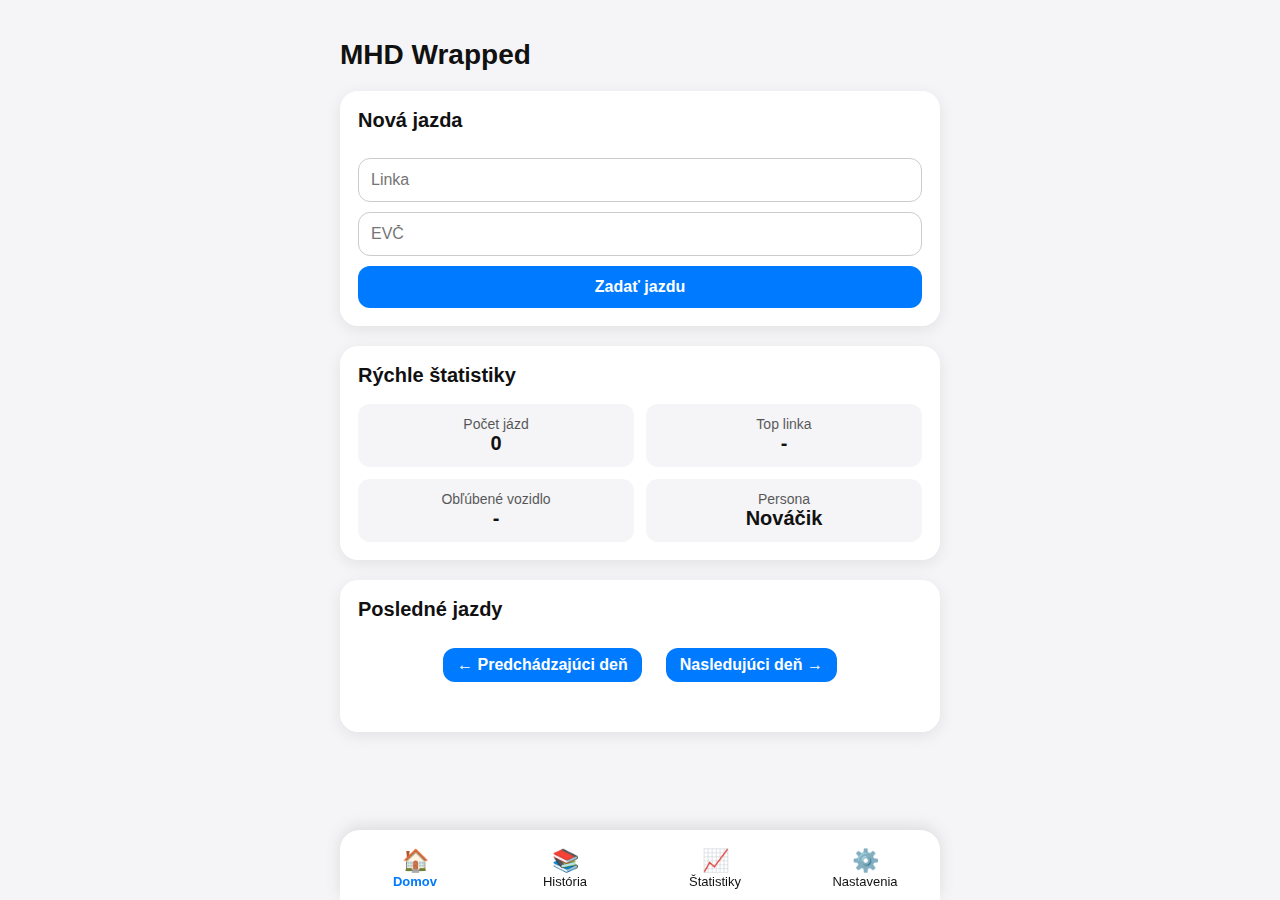
<file: index.html>
<!DOCTYPE html>
<html lang="sk">
<head>
  <meta charset="UTF-8">
  <meta name="viewport" content="width=device-width, initial-scale=1.0">
  <title>MHD Wrapped - Domov</title>
  <link rel="stylesheet" href="style.css">
</head>

<body>
  <main class="page">

    <h1 class="page-title">MHD Wrapped</h1>

    <!-- FORMULÁR NA PRIDANIE JAZDY -->
    <section class="card fade-in">
      <h2>Nová jazda</h2>

      <input id="line" placeholder="Linka" list="lines">
      <datalist id="lines"></datalist>

      <input id="number" placeholder="EVČ" list="numbers">
      <datalist id="numbers"></datalist>

      <button id="add">Zadať jazdu</button>
    </section>

    <!-- RÝCHLE ŠTATISTIKY -->
    <section class="card fade-in">
      <h2>Rýchle štatistiky</h2>

      <div class="quick-stats">
        <div class="stat-box">
          <div class="stat-label">Počet jázd</div>
          <div class="stat-value" id="total">0</div>
        </div>
        <div class="stat-box">
          <div class="stat-label">Top linka</div>
          <div class="stat-value" id="topLine">-</div>
        </div>
        <div class="stat-box">
          <div class="stat-label">Obľúbené vozidlo</div>
          <div class="stat-value" id="favBus">-</div>
        </div>
        <div class="stat-box">
          <div class="stat-label">Persona</div>
          <div class="stat-value" id="persona">Nováčik</div>
        </div>
      </div>
    </section>

    <!-- POSLEDNÉ JAZDY + DENNÝ PREPÍNAČ -->
    <section class="card fade-in">
      <h2>Posledné jazdy</h2>

      <div class="day-switch">
        <button id="prevDay">← Predchádzajúci deň</button>
        <span id="dayLabel"></span>
        <button id="nextDay">Nasledujúci deň →</button>
      </div>

      <ul id="lastRides"></ul>
    </section>

  </main>

  <!-- SPODNÁ NAVIGÁCIA -->
  <nav class="bottom-nav">
    <a href="index.html" class="nav-item active">
      <div class="nav-icon">🏠</div>
      <div class="nav-text">Domov</div>
    </a>
    <a href="history.html" class="nav-item">
      <div class="nav-icon">📚</div>
      <div class="nav-text">História</div>
    </a>
    <a href="stats.html" class="nav-item">
      <div class="nav-icon">📈</div>
      <div class="nav-text">Štatistiky</div>
    </a>
    <a href="settings.html" class="nav-item">
      <div class="nav-icon">⚙️</div>
      <div class="nav-text">Nastavenia</div>
    </a>
  </nav>

  <!-- TOAST -->
  <div id="toast"></div>

  <!-- JS -->
  <script type="module" src="app.js"></script>
</body>
</html>
</file>
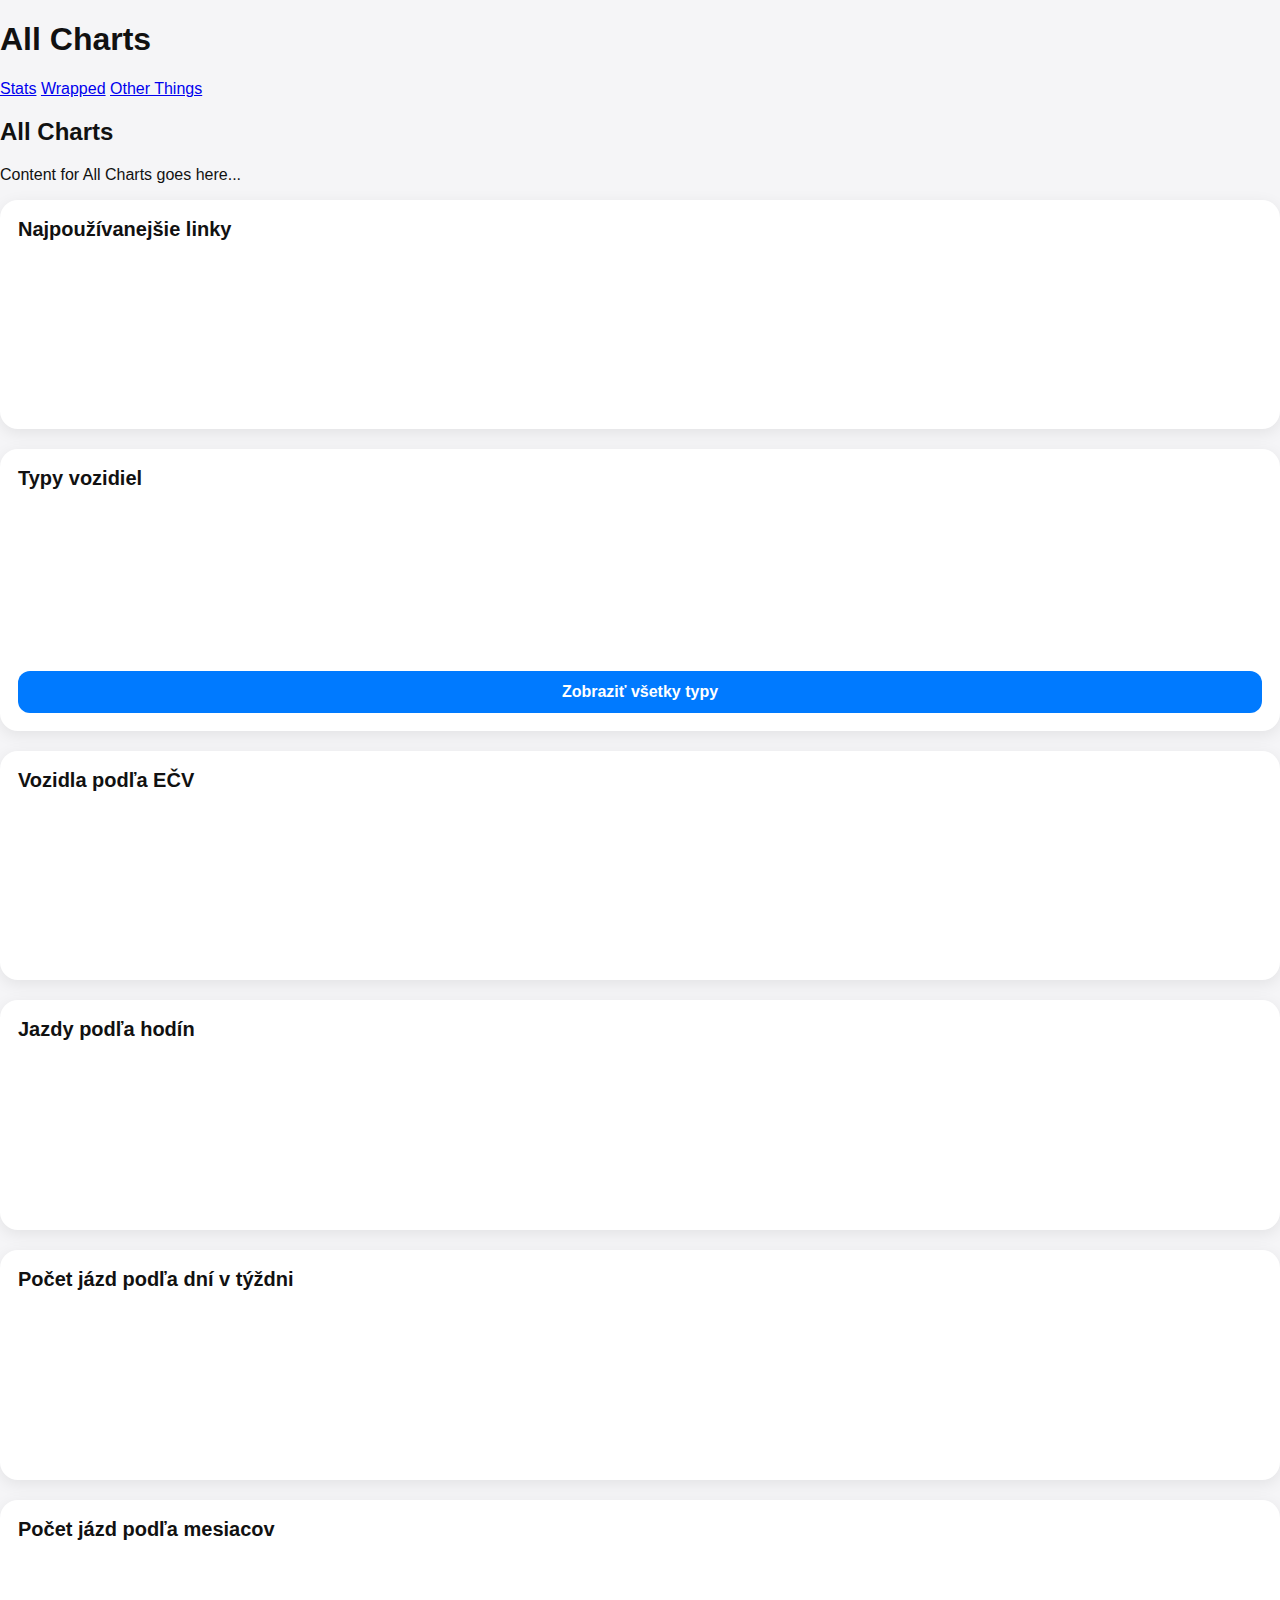
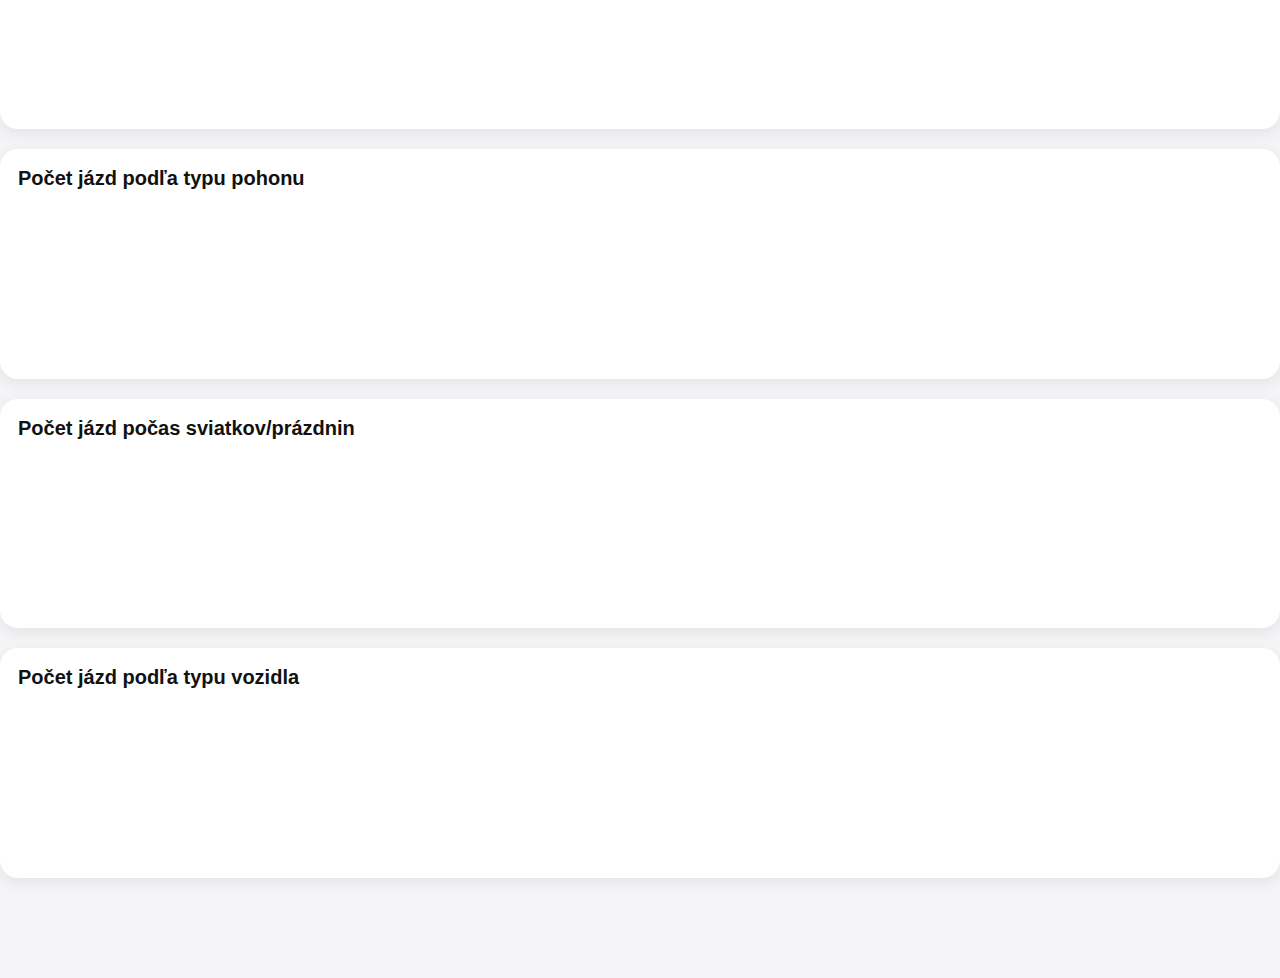
<file: all-charts.html>
<!DOCTYPE html>
<html lang="en">
<head>
    <meta charset="UTF-8">
    <meta name="viewport" content="width=device-width, initial-scale=1.0">
    <title>All Charts</title>
    <link rel="stylesheet" href="style.css">
    <script src="all-charts.js" type="module"></script>
</head>
<body>
    <header>
        <h1>All Charts</h1>
        <nav>
            <a href="stats.html">Stats</a>
            <a href="wrapped.html">Wrapped</a>
            <a href="other-things.html">Other Things</a>
        </nav>
    </header>
    <main>
        <h2>All Charts</h2>
        <p>Content for All Charts goes here...</p>
        
        <section class="card fade-in">
          <h2>Najpoužívanejšie linky</h2>
          <canvas id="chartLines"></canvas>
        </section>
        <section class="card fade-in">
          <h2>Typy vozidiel</h2>
          <canvas id="chartVehicles"></canvas>
          <button id="toggleVehiclesChart" style="margin-top:10px">Zobraziť všetky typy</button>
        </section>
        <section class="card fade-in">
          <h2>Vozidla podľa EČV</h2>
          <canvas id="chartByECV"></canvas>
        </section>
        <section class="card fade-in">
          <h2>Jazdy podľa hodín</h2>
          <canvas id="chartHours"></canvas>
        </section>
        <section class="card fade-in">
          <h2>Počet jázd podľa dní v týždni</h2>
          <canvas id="chartByWeekday"></canvas>
        </section>
        <section class="card fade-in">
          <h2>Počet jázd podľa mesiacov</h2>
          <canvas id="chartByMonth"></canvas>
        </section>
        <section class="card fade-in">
          <h2>Počet jázd podľa typu pohonu</h2>
          <canvas id="chartByDriveType"></canvas>
        </section>
        <section class="card fade-in">
          <h2>Počet jázd počas sviatkov/prázdnin</h2>
          <canvas id="chartByHoliday"></canvas>
        </section>
        <section class="card fade-in">
          <h2>Počet jázd podľa typu vozidla</h2>
          <canvas id="chartByVehicleType"></canvas>
        </section>
    </main>
</body>
</html>
</file>
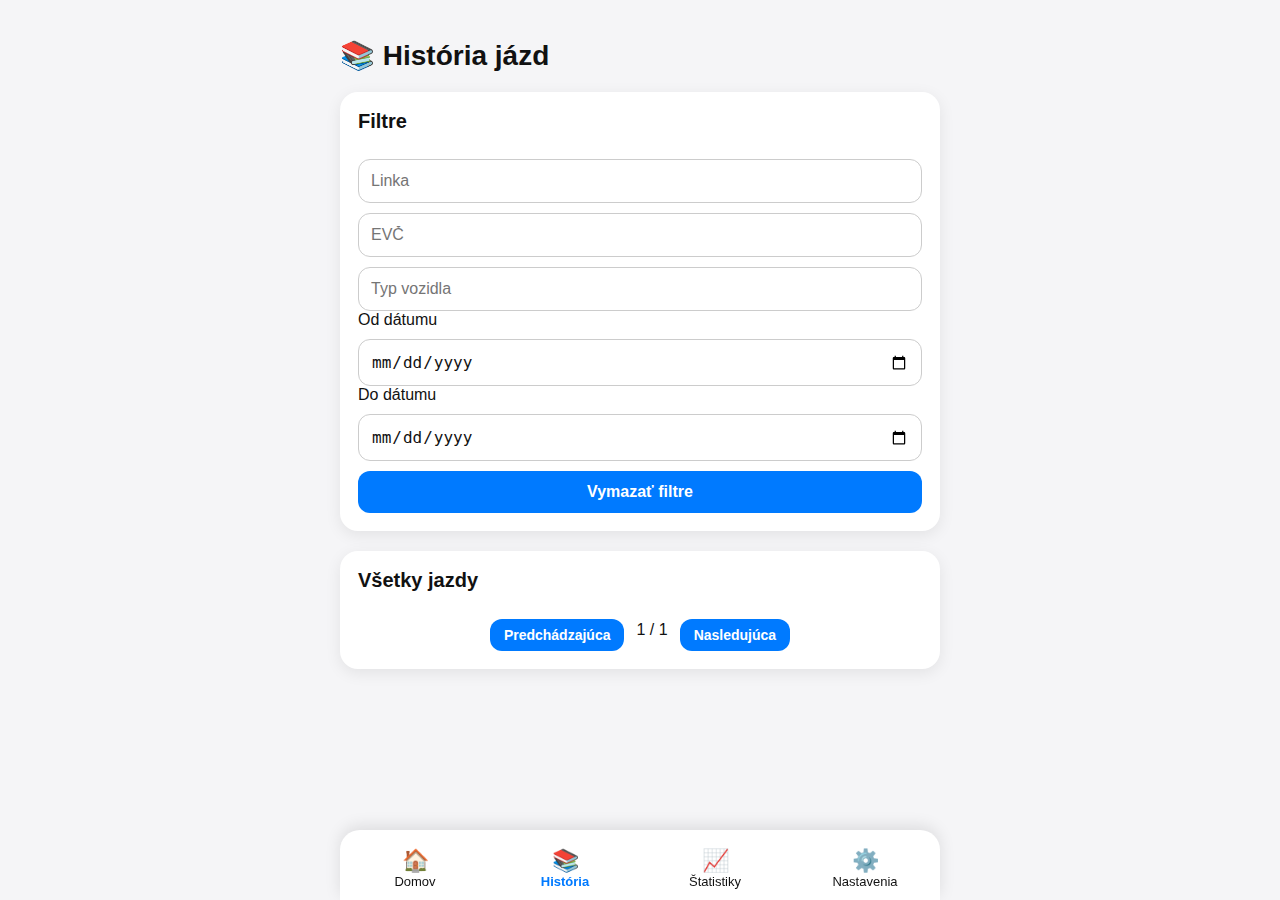
<file: history.html>
<!DOCTYPE html>
<html lang="sk">
<head>
  <meta charset="UTF-8">
  <meta name="viewport" content="width=device-width, initial-scale=1.0">
  <title>MHD Wrapped – História</title>
  <link rel="stylesheet" href="style.css">
</head>

<body>
  <main class="page">

    <h1 class="page-title">📚 História jázd</h1>

    <!-- FILTRE -->
    <section class="card fade-in">
      <h2>Filtre</h2>

      <input id="filterLine" placeholder="Linka" list="filterLines">
      <datalist id="filterLines"></datalist>

      <input id="filterNumber" placeholder="EVČ" list="filterNumbers">
      <datalist id="filterNumbers"></datalist>

      <input id="filterVehicle" placeholder="Typ vozidla" list="filterVehicles">
      <datalist id="filterVehicles"></datalist>

      <label>Od dátumu</label>
      <input id="filterDateFrom" type="date">

      <label>Do dátumu</label>
      <input id="filterDateTo" type="date">

      <button id="clearFilters">Vymazať filtre</button>
    </section>

    <!-- ZOZNAM JÁZD -->
    <section class="card fade-in">
      <h2>Všetky jazdy</h2>
      <ul id="ridesList"></ul>

      <div id="ridesPagination">
        <button id="prevPage">Predchádzajúca</button>
        <span id="pageInfo">1 / 1</span>
        <button id="nextPage">Nasledujúca</button>
      </div>
    </section>

  </main>

  <!-- SPODNÁ NAVIGÁCIA -->
  <nav class="bottom-nav">
    <a href="index.html" class="nav-item">
      <div class="nav-icon">🏠</div>
      <div class="nav-text">Domov</div>
    </a>
    <a href="history.html" class="nav-item active">
      <div class="nav-icon">📚</div>
      <div class="nav-text">História</div>
    </a>
    <a href="stats.html" class="nav-item">
      <div class="nav-icon">📈</div>
      <div class="nav-text">Štatistiky</div>
    </a>
    <a href="settings.html" class="nav-item">
      <div class="nav-icon">⚙️</div>
      <div class="nav-text">Nastavenia</div>
    </a>
  </nav>

  <!-- TOAST -->
  <div id="toast"></div>

  <!-- JS -->
  <script type="module" src="history.js"></script>
</body>
</html>
</file>
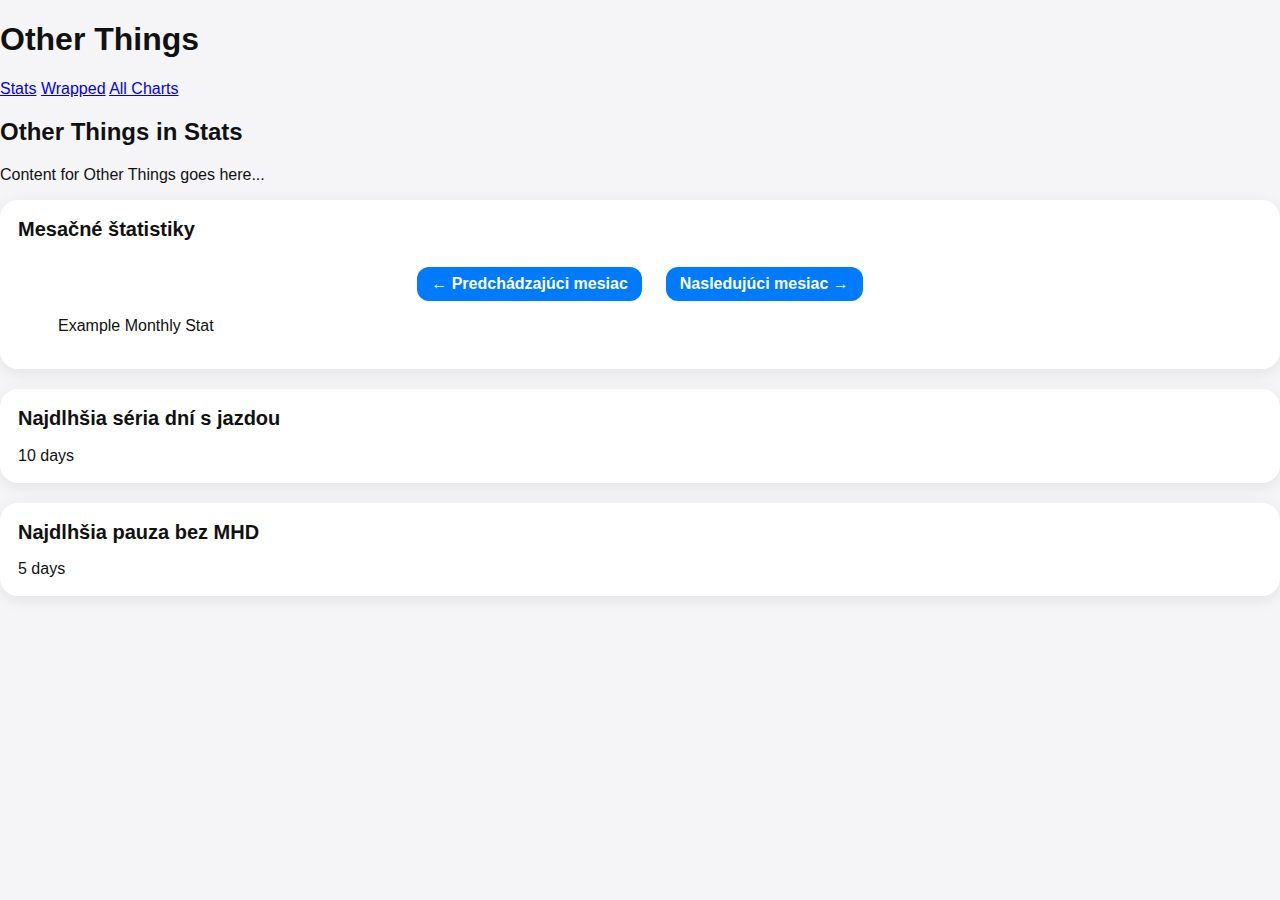
<file: other-things.html>
<!DOCTYPE html>
<html lang="en">
<head>
    <meta charset="UTF-8">
    <meta name="viewport" content="width=device-width, initial-scale=1.0">
    <title>Other Things</title>
    <link rel="stylesheet" href="style.css">
    <script src="other-things.js" type="module"></script>
</head>
<body>
    <header>
        <h1>Other Things</h1>
        <nav>
            <a href="stats.html">Stats</a>
            <a href="wrapped.html">Wrapped</a>
            <a href="all-charts.html">All Charts</a>
        </nav>
    </header>
    <main>
        <h2>Other Things in Stats</h2>
        <p>Content for Other Things goes here...</p>
        <section class="card fade-in">
            <h2>Mesačné štatistiky</h2>
            <div class="month-switch">
                <button id="prevMonth">← Predchádzajúci mesiac</button>
                <span id="monthLabel"></span>
                <button id="nextMonth">Nasledujúci mesiac →</button>
            </div>
            <ul id="monthStats"></ul>
        </section>
        <section class="card fade-in">
            <h2>Najdlhšia séria dní s jazdou</h2>
            <div id="longestStreak">-</div>
        </section>
        <section class="card fade-in">
            <h2>Najdlhšia pauza bez MHD</h2>
            <div id="longestPause">-</div>
        </section>
    </main>
</body>
</html>
</file>
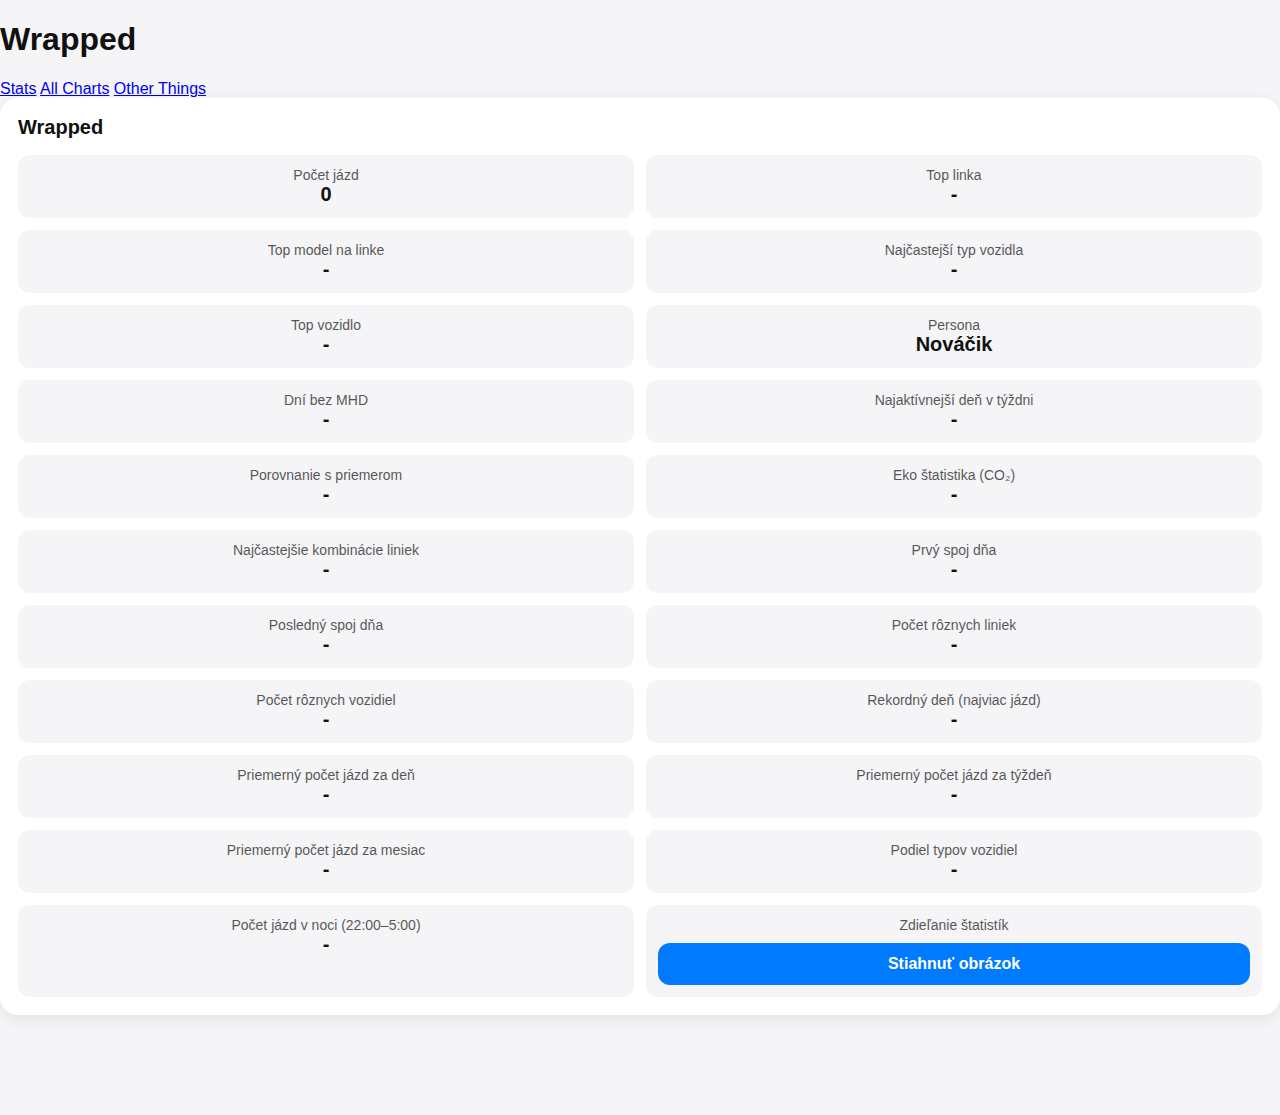
<file: wrapped.html>
<!DOCTYPE html>
<html lang="en">
<head>
    <meta charset="UTF-8">
    <meta name="viewport" content="width=device-width, initial-scale=1.0">
    <title>Wrapped</title>
    <link rel="stylesheet" href="style.css">
    <script src="wrapped.js" type="module"></script>
</head>
<body>
    <header>
        <h1>Wrapped</h1>
        <nav>
            <a href="stats.html">Stats</a>
            <a href="all-charts.html">All Charts</a>
            <a href="other-things.html">Other Things</a>
        </nav>
    </header>
    <main>
        <section class="card fade-in">
            <h2>Wrapped</h2>
            <div class="wrapped-grid">
                <div class="wrapped-item"><div class="wrapped-label">Počet jázd</div><div class="wrapped-value" id="wTotal">0</div></div>
                <div class="wrapped-item"><div class="wrapped-label">Top linka</div><div class="wrapped-value" id="wTopLine">-</div></div>
                <div class="wrapped-item"><div class="wrapped-label">Top model na linke <span id="dynamicTopLine"></span></div><div class="wrapped-value" id="wTopModelOnLine">-</div></div>
                <div class="wrapped-item"><div class="wrapped-label">Najčastejší typ vozidla</div><div class="wrapped-value" id="wTopMode">-</div></div>
                <div class="wrapped-item"><div class="wrapped-label">Top vozidlo</div><div class="wrapped-value" id="wTopBus">-</div></div>
                <div class="wrapped-item"><div class="wrapped-label">Persona</div><div class="wrapped-value" id="wPersona">Nováčik</div></div>
                <div class="wrapped-item"><div class="wrapped-label">Dní bez MHD</div><div class="wrapped-value" id="wDaysWithout">-</div></div>
                <div class="wrapped-item"><div class="wrapped-label">Najaktívnejší deň v týždni</div><div class="wrapped-value" id="wTopWeekday">-</div></div>
                <div class="wrapped-item"><div class="wrapped-label">Porovnanie s priemerom</div><div class="wrapped-value" id="wCompareAvg">-</div></div>
                <div class="wrapped-item"><div class="wrapped-label">Eko štatistika (CO₂)</div><div class="wrapped-value" id="wEco">-</div></div>
                <div class="wrapped-item"><div class="wrapped-label">Najčastejšie kombinácie liniek</div><div class="wrapped-value" id="wCombo">-</div></div>
                <div class="wrapped-item"><div class="wrapped-label">Prvý spoj dňa</div><div class="wrapped-value" id="wFirstRide">-</div></div>
                <div class="wrapped-item"><div class="wrapped-label">Posledný spoj dňa</div><div class="wrapped-value" id="wLastRide">-</div></div>
                <div class="wrapped-item"><div class="wrapped-label">Počet rôznych liniek</div><div class="wrapped-value" id="wUniqueLines">-</div></div>
                <div class="wrapped-item"><div class="wrapped-label">Počet rôznych vozidiel</div><div class="wrapped-value" id="wUniqueVehicles">-</div></div>
                <div class="wrapped-item"><div class="wrapped-label">Rekordný deň (najviac jázd)</div><div class="wrapped-value" id="wRecordDay">-</div></div>
                <div class="wrapped-item"><div class="wrapped-label">Priemerný počet jázd za deň</div><div class="wrapped-value" id="wAvgPerDay">-</div></div>
                <div class="wrapped-item"><div class="wrapped-label">Priemerný počet jázd za týždeň</div><div class="wrapped-value" id="wAvgPerWeek">-</div></div>
                <div class="wrapped-item"><div class="wrapped-label">Priemerný počet jázd za mesiac</div><div class="wrapped-value" id="wAvgPerMonth">-</div></div>
                <div class="wrapped-item"><div class="wrapped-label">Podiel typov vozidiel</div><div class="wrapped-value" id="wModeShare">-</div></div>
                <div class="wrapped-item"><div class="wrapped-label">Počet jázd v noci (22:00–5:00)</div><div class="wrapped-value" id="wNightRides">-</div></div>
                <div class="wrapped-item"><div class="wrapped-label">Zdieľanie štatistík</div><div class="wrapped-value" id="wShare"><button id="shareStatsBtn">Stiahnuť obrázok</button></div></div>
            </div>
        </section>
    </main>
</body>
</html>
</file>
<file: style.css>
:root {
  --bg: #f5f5f7;
  --text: #111;
  --card: #ffffff;
  --accent: #007aff;
  --danger: #ff3b30;
  --nav-bg: #ffffff;
  --nav-active: #007aff;
  --shadow: 0 4px 16px rgba(0,0,0,0.08);
}

body.dark {
  --bg: #0d0d0f;
  --text: #f5f5f7;
  --card: #1a1a1d;
  --accent: #0a84ff;
  --danger: #ff453a;
  --nav-bg: #1a1a1d;
  --nav-active: #0a84ff;
  --shadow: 0 4px 16px rgba(0,0,0,0.5);
}

body {
  margin: 0;
  padding: 0;
  background: var(--bg);
  color: var(--text);
  font-family: -apple-system, BlinkMacSystemFont, "Segoe UI", Roboto, sans-serif;
  padding-bottom: 80px;
}

.page {
  padding: 20px;
  max-width: 600px;
  margin: 0 auto;
}

.page-title {
  font-size: 28px;
  font-weight: 700;
  margin-bottom: 20px;
}

.card {
  background: var(--card);
  padding: 18px;
  border-radius: 18px;
  box-shadow: var(--shadow);
  margin-bottom: 20px;
}

.card.fade-in {
  animation: fadeIn 0.4s ease forwards;
}

.card h2 {
  margin-top: 0;
  font-size: 20px;
}

input,
button,
select {
  width: 100%;
  padding: 12px;
  margin-top: 10px;
  border-radius: 12px;
  border: 1px solid #ccc;
  font-size: 16px;
  background: var(--card);
  color: var(--text);
  box-sizing: border-box;
}

button {
  background: var(--accent);
  color: white;
  border: none;
  font-weight: 600;
  cursor: pointer;
  transition: 0.2s;
}

button:hover {
  opacity: 0.9;
}

button:active {
  transform: scale(0.96);
}

button.danger {
  background: var(--danger);
}

.quick-stats {
  display: grid;
  grid-template-columns: 1fr 1fr;
  gap: 12px;
}

.stat-box {
  background: var(--bg);
  padding: 12px;
  border-radius: 12px;
  text-align: center;
}

.stat-label {
  font-size: 14px;
  opacity: 0.7;
}

.stat-value {
  font-size: 20px;
  font-weight: 700;
}

.wrapped-grid {
  display: grid;
  grid-template-columns: 1fr 1fr;
  gap: 12px;
}

.wrapped-item {
  background: var(--bg);
  padding: 12px;
  border-radius: 12px;
  text-align: center;
}

.wrapped-label {
  font-size: 14px;
  opacity: 0.7;
}

.wrapped-value {
  font-size: 20px;
  font-weight: 700;
}

.bottom-nav {
  position: fixed;
  bottom: 0;
  left: 0;
  width: 100%;
  height: 70px;
  background: var(--nav-bg);
  display: flex;
  justify-content: space-around;
  align-items: center;
  box-shadow: 0 -4px 16px rgba(0,0,0,0.1);
  z-index: 999;
}

.nav-item {
  text-decoration: none;
  color: var(--text);
  text-align: center;
  font-size: 13px;
  flex: 1;
  padding-top: 6px;
  transition: 0.2s;
}

.nav-item.active {
  color: var(--nav-active);
  font-weight: 700;
}

.nav-icon {
  font-size: 22px;
}

.nav-item:active {
  transform: scale(0.92);
}

@media (min-width: 900px) {
  .bottom-nav {
    max-width: 600px;
    left: 50%;
    transform: translateX(-50%);
    border-radius: 20px 20px 0 0;
  }
}

#toast {
  position: fixed;
  bottom: 90px;
  left: 50%;
  transform: translateX(-50%);
  background: var(--accent);
  color: white;
  padding: 12px 20px;
  border-radius: 12px;
  opacity: 0;
  transition: 0.3s;
  pointer-events: none;
  font-weight: 600;
}

#toast.show {
  opacity: 1;
}

#ridesPagination {
  display: flex;
  justify-content: center;
  align-items: center;
  gap: 12px;
  margin-top: 12px;
}

#ridesPagination button {
  width: auto;
  padding: 8px 14px;
  font-size: 14px;
}

.switch {
  position: relative;
  display: inline-block;
  width: 52px;
  height: 30px;
}

.switch input {
  display: none;
}

.slider {
  position: absolute;
  cursor: pointer;
  background: #ccc;
  border-radius: 30px;
  top: 0;
  left: 0;
  right: 0;
  bottom: 0;
  transition: 0.3s;
}

.slider:before {
  content: "";
  position: absolute;
  width: 26px;
  height: 26px;
  left: 2px;
  bottom: 2px;
  background: white;
  border-radius: 50%;
  transition: 0.3s;
}

input:checked + .slider {
  background: var(--accent);
}

input:checked + .slider:before {
  transform: translateX(22px);
}

#ridesList li,
#lastRides li,
#monthStats li {
  margin-bottom: 10px;
  display: flex;
  justify-content: space-between;
  align-items: center;
}

#ridesList li.slide-up {
  animation: slideUp 0.35s ease forwards;
}

#lastRides li.fade-in {
  animation: fadeIn 0.35s ease forwards;
}

#lastRides {
  max-height: 280px;
  overflow-y: auto;
  padding-right: 6px;

  scrollbar-width: thin;
  scrollbar-color: #8d8d8d transparent;
}


.day-switch,
.month-switch {
  display: flex;
  justify-content: center;
  align-items: center;
  gap: 12px;
  margin-top: 12px;
}

.day-switch button,
.month-switch button {
  width: auto;
  padding: 8px 14px;
}

.line-badge {
  display: inline-block;
  padding: 3px 10px;
  border-radius: 13px;
  font-size: 15px;
  font-weight: 600;
  border: 2px solid var(--badge-color);
  color: var(--text);
  background: var(--card);
  margin-right: 6px;
  transition: 0.25s ease;
}

.line-badge:hover {
  transform: scale(1.08);
}

.fade-in {
  animation: fadeIn 0.4s ease forwards;
}

.slide-up {
  animation: slideUp 0.35s ease forwards;
}

@keyframes fadeIn {
  from { opacity: 0; }
  to   { opacity: 1; }
}

@keyframes slideUp {
  from { opacity: 0; transform: translateY(10px); }
  to   { opacity: 1; transform: translateY(0); }
}

@media (max-width: 768px) {
  .quick-stats,
  .wrapped-grid {
    grid-template-columns: 1fr 1fr;
  }
}
</file>
